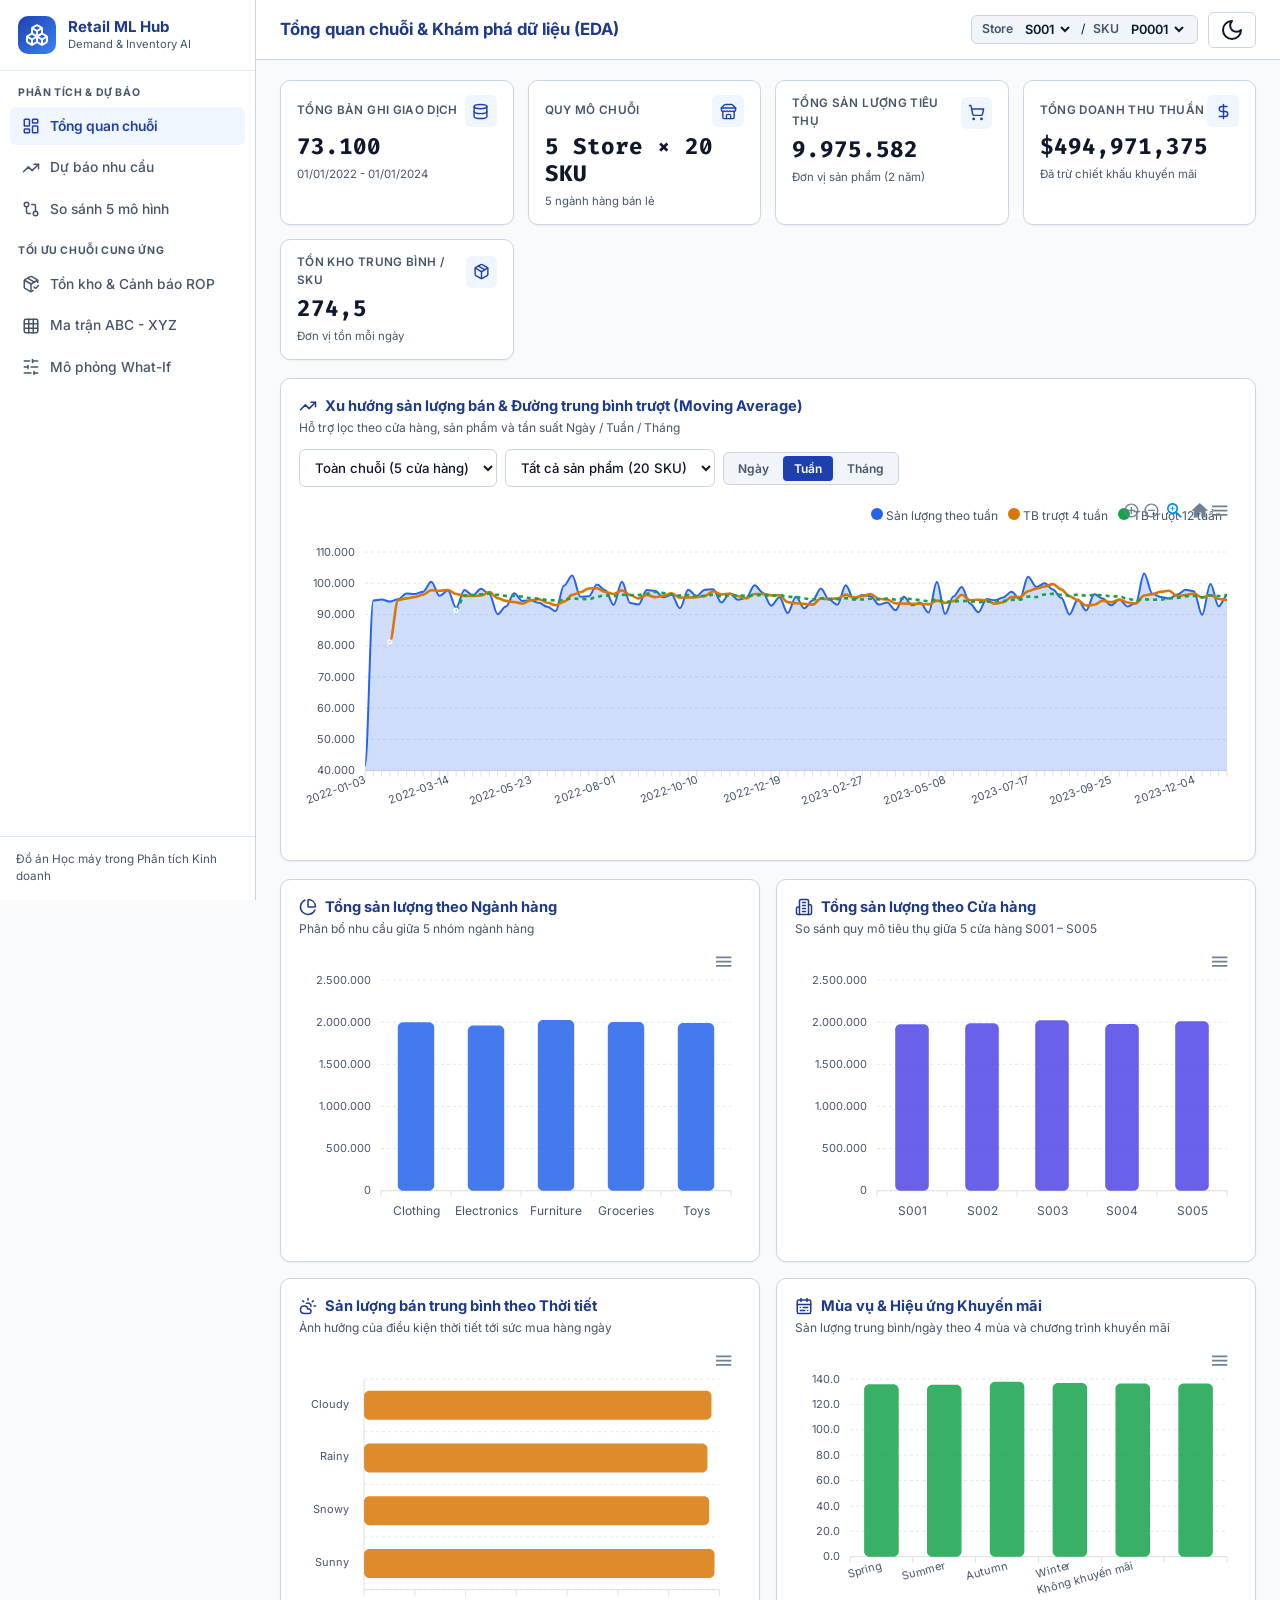
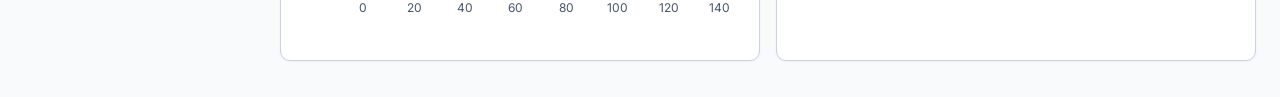
<file: index.html>
<!DOCTYPE html>
<html lang="vi" data-theme="light">
<head>
  <meta charset="UTF-8" />
  <meta name="viewport" content="width=device-width, initial-scale=1.0" />
  <title>Retail ML Hub — Dự Báo Nhu Cầu & Tối Ưu Tồn Kho</title>

  <!-- Fonts: Inter & Fira Code (Hỗ trợ tiếng Việt sắc nét, chuẩn UI hiện đại) -->
  <link rel="preconnect" href="https://fonts.googleapis.com" />
  <link rel="preconnect" href="https://fonts.gstatic.com" crossorigin />
  <link href="https://fonts.googleapis.com/css2?family=Inter:wght@400;500;600;700;800&family=Fira+Code:wght@400;500;600;700&display=swap" rel="stylesheet" />

  <!-- Styles (Relative paths tương thích cả GitHub Pages & FastAPI local) -->
  <link rel="icon" href="data:image/svg+xml,<svg xmlns='http://www.w3.org/2000/svg' viewBox='0 0 24 24' fill='%232563EB'><rect width='24' height='24' rx='6'/></svg>" />
  <link rel="stylesheet" href="./frontend/css/tokens.css" />
  <link rel="stylesheet" href="./frontend/css/app.css" />

  <!-- ApexCharts & Lucide SVG Icons (Local Vendor — Không bị chặn bởi Adblock / Offline) -->
  <script src="./frontend/vendor/apexcharts.min.js"></script>
  <script src="./frontend/vendor/lucide.min.js"></script>
</head>
<body>
  <div class="app-shell">
    <!-- SIDEBAR -->
    <aside class="sidebar" id="sidebar" aria-label="Điều hướng chính">
      <div class="brand">
        <div class="brand-logo" aria-hidden="true">
          <i data-lucide="boxes"></i>
        </div>
        <div>
          <div class="brand-title">Retail ML Hub</div>
          <div class="brand-sub">Demand & Inventory AI</div>
        </div>
      </div>

      <div class="nav-section-label">Phân tích & Dự báo</div>
      <ul class="nav-list">
        <li>
          <a href="#/overview" class="nav-link" data-page="overview">
            <i data-lucide="layout-dashboard" aria-hidden="true"></i>
            <span>Tổng quan chuỗi</span>
          </a>
        </li>
        <li>
          <a href="#/forecast" class="nav-link" data-page="forecast">
            <i data-lucide="trending-up" aria-hidden="true"></i>
            <span>Dự báo nhu cầu</span>
          </a>
        </li>
        <li>
          <a href="#/models" class="nav-link" data-page="models">
            <i data-lucide="git-compare" aria-hidden="true"></i>
            <span>So sánh 5 mô hình</span>
          </a>
        </li>
      </ul>

      <div class="nav-section-label">Tối ưu chuỗi cung ứng</div>
      <ul class="nav-list">
        <li>
          <a href="#/inventory" class="nav-link" data-page="inventory">
            <i data-lucide="package-check" aria-hidden="true"></i>
            <span>Tồn kho & Cảnh báo ROP</span>
          </a>
        </li>
        <li>
          <a href="#/abcxyz" class="nav-link" data-page="abcxyz">
            <i data-lucide="grid-3x3" aria-hidden="true"></i>
            <span>Ma trận ABC - XYZ</span>
          </a>
        </li>
        <li>
          <a href="#/whatif" class="nav-link" data-page="whatif">
            <i data-lucide="sliders-horizontal" aria-hidden="true"></i>
            <span>Mô phỏng What-If</span>
          </a>
        </li>
      </ul>

      <div class="sidebar-footer">
        <div>Đồ án Học máy trong Phân tích Kinh doanh</div>
      </div>
    </aside>

    <!-- MAIN CONTENT -->
    <div class="main-area">
      <header class="topbar">
        <div class="topbar-left">
          <button class="mobile-menu-btn" id="mobile-menu-btn" aria-label="Mở menu điều hướng">
            <i data-lucide="menu"></i>
          </button>
          <h1 class="page-heading" id="page-heading">Tổng quan chuỗi</h1>
        </div>

        <div class="topbar-right">
          <div class="global-context" title="Cửa hàng và mã SKU đang chọn (đồng bộ giữa các trang)">
            <label for="ctx-store">Store</label>
            <select id="ctx-store" aria-label="Chọn cửa hàng chung"></select>
            <span>/</span>
            <label for="ctx-product">SKU</label>
            <select id="ctx-product" aria-label="Chọn sản phẩm chung"></select>
          </div>

          <button class="icon-btn" id="theme-toggle-btn" aria-label="Chuyển chế độ Sáng / Tối">
            <i data-lucide="moon" id="theme-icon" aria-hidden="true"></i>
          </button>
        </div>
      </header>

      <main class="page-content" id="view" role="main" aria-live="polite">
        <div class="skeleton"></div>
      </main>
    </div>
  </div>

  <div class="toast-container" id="toast-container" aria-live="polite"></div>

  <script type="module" src="./frontend/js/router.js"></script>
</body>
</html>
</file>
<file: frontend/css/tokens.css>
/* ==========================================================================
   Design System Tokens: Retail ML Hub (Data-Dense Dashboard)
   Generated from design-system/retail-ml-hub/MASTER.md
   ========================================================================== */

:root {
  color-scheme: light;

  /* Core Palette - Light Mode */
  --color-primary: #1E40AF;
  --color-primary-hover: #1D4ED8;
  --color-on-primary: #FFFFFF;
  --color-secondary: #3B82F6;
  --color-accent: #D97706;
  --color-background: #F8FAFC;
  --color-surface: #FFFFFF;
  --color-surface-elevated: #F1F5F9;
  --color-foreground: #0F172A;
  --color-foreground-heading: #1E3A8A;
  --color-muted: #E9EEF6;
  --color-muted-foreground: #475569;
  --color-border: #DBEAFE;
  --color-border-strong: #CBD5E1;
  --color-ring: #1E40AF;

  /* Semantic Status Colors */
  --color-critical: #DC2626;
  --color-critical-bg: #FEF2F2;
  --color-critical-border: #FECACA;
  --color-warning: #D97706;
  --color-warning-bg: #FFFBEB;
  --color-warning-border: #FDE68A;
  --color-safe: #16A34A;
  --color-safe-bg: #F0FDF4;
  --color-safe-border: #BBF7D0;
  --color-info: #2563EB;
  --color-info-bg: #EFF6FF;
  --color-info-border: #BFDBFE;

  /* Chart Tokens */
  --chart-actual: #2563EB;
  --chart-forecast: #D97706;
  --chart-band: rgba(217, 119, 6, 0.16);
  --chart-grid: #E2E8F0;
  --chart-text: #475569;

  /* Typography */
  --font-sans: 'Inter', -apple-system, BlinkMacSystemFont, 'Segoe UI', Roboto, 'Helvetica Neue', Arial, sans-serif;
  --font-mono: 'Fira Code', ui-monospace, SFMono-Regular, Menlo, monospace;

  /* Layout & Spacing */
  --sidebar-width: 256px;
  --topbar-height: 60px;
  --radius-sm: 6px;
  --radius-md: 10px;
  --radius-lg: 14px;
  --shadow-sm: 0 1px 2px rgba(15, 23, 42, 0.05);
  --shadow-md: 0 4px 12px rgba(15, 23, 42, 0.07);
  --transition-fast: 150ms cubic-bezier(0.4, 0, 0.2, 1);
}

[data-theme="dark"] {
  color-scheme: dark;

  --color-primary: #3B82F6;
  --color-primary-hover: #60A5FA;
  --color-on-primary: #FFFFFF;
  --color-secondary: #60A5FA;
  --color-accent: #F59E0B;
  --color-background: #0B1120;
  --color-surface: #111827;
  --color-surface-elevated: #1E293B;
  --color-foreground: #F1F5F9;
  --color-foreground-heading: #E2E8F0;
  --color-muted: #1E293B;
  --color-muted-foreground: #94A3B8;
  --color-border: #1E293B;
  --color-border-strong: #334155;
  --color-ring: #60A5FA;

  --color-critical: #F87171;
  --color-critical-bg: rgba(220, 38, 38, 0.15);
  --color-critical-border: rgba(248, 113, 113, 0.35);
  --color-warning: #FBBF24;
  --color-warning-bg: rgba(217, 119, 6, 0.15);
  --color-warning-border: rgba(251, 191, 36, 0.35);
  --color-safe: #4ADE80;
  --color-safe-bg: rgba(22, 163, 74, 0.15);
  --color-safe-border: rgba(74, 222, 128, 0.35);
  --color-info: #60A5FA;
  --color-info-bg: rgba(37, 99, 235, 0.15);
  --color-info-border: rgba(96, 165, 250, 0.35);

  --chart-actual: #60A5FA;
  --chart-forecast: #F59E0B;
  --chart-band: rgba(245, 158, 11, 0.2);
  --chart-grid: #1E293B;
  --chart-text: #94A3B8;

  --shadow-sm: 0 1px 3px rgba(0, 0, 0, 0.35);
  --shadow-md: 0 6px 18px rgba(0, 0, 0, 0.45);
}

@media (prefers-reduced-motion: reduce) {
  *, *::before, *::after {
    animation-duration: 0.01ms !important;
    animation-iteration-count: 1 !important;
    transition-duration: 0.01ms !important;
    scroll-behavior: auto !important;
  }
}
</file>
<file: frontend/css/app.css>
/* ==========================================================================
   Application Styles: Retail ML Hub
   ========================================================================== */

*, *::before, *::after {
  box-sizing: border-box;
  margin: 0;
  padding: 0;
}

html, body {
  height: 100%;
  font-family: var(--font-sans);
  font-size: 15px;
  line-height: 1.5;
  background-color: var(--color-background);
  color: var(--color-foreground);
  -webkit-font-smoothing: antialiased;
}

/* Focus visibility for keyboard accessibility */
:focus-visible {
  outline: 2px solid var(--color-ring);
  outline-offset: 2px;
}

/* App Shell */
.app-shell {
  display: grid;
  grid-template-columns: var(--sidebar-width) 1fr;
  min-height: 100vh;
}

/* Sidebar */
.sidebar {
  background: var(--color-surface);
  border-right: 1px solid var(--color-border-strong);
  display: flex;
  flex-direction: column;
  position: sticky;
  top: 0;
  height: 100vh;
  z-index: 30;
}

.brand {
  display: flex;
  align-items: center;
  gap: 12px;
  padding: 16px 18px;
  border-bottom: 1px solid var(--color-border);
}

.brand-logo {
  width: 38px;
  height: 38px;
  border-radius: var(--radius-md);
  background: linear-gradient(135deg, var(--color-primary), var(--color-secondary));
  color: #fff;
  display: flex;
  align-items: center;
  justify-content: center;
  flex-shrink: 0;
}

.brand-title {
  font-weight: 700;
  font-size: 1rem;
  color: var(--color-foreground-heading);
  line-height: 1.2;
}

.brand-sub {
  font-size: 0.75rem;
  color: var(--color-muted-foreground);
}

.nav-section-label {
  font-size: 0.7rem;
  font-weight: 700;
  text-transform: uppercase;
  letter-spacing: 0.06em;
  color: var(--color-muted-foreground);
  padding: 14px 18px 6px;
}

.nav-list {
  list-style: none;
  padding: 0 10px;
  display: flex;
  flex-direction: column;
  gap: 3px;
}

.nav-link {
  display: flex;
  align-items: center;
  gap: 10px;
  padding: 9px 12px;
  border-radius: var(--radius-sm);
  color: var(--color-muted-foreground);
  text-decoration: none;
  font-weight: 500;
  font-size: 0.92rem;
  transition: background var(--transition-fast), color var(--transition-fast);
  cursor: pointer;
}

.nav-link:hover {
  background: var(--color-surface-elevated);
  color: var(--color-foreground);
}

.nav-link.active {
  background: var(--color-info-bg);
  color: var(--color-primary);
  font-weight: 600;
}

.nav-link svg {
  width: 18px;
  height: 18px;
  flex-shrink: 0;
}

.sidebar-footer {
  margin-top: auto;
  padding: 14px 16px;
  border-top: 1px solid var(--color-border);
  font-size: 0.78rem;
  color: var(--color-muted-foreground);
  display: flex;
  flex-direction: column;
  gap: 6px;
}

.status-pill {
  display: inline-flex;
  align-items: center;
  gap: 7px;
  font-weight: 600;
  color: var(--color-safe);
}

.status-dot {
  width: 8px;
  height: 8px;
  border-radius: 50%;
  background: var(--color-safe);
}

/* Main Area */
.main-area {
  display: flex;
  flex-direction: column;
  min-width: 0;
}

/* Topbar */
.topbar {
  height: var(--topbar-height);
  background: var(--color-surface);
  border-bottom: 1px solid var(--color-border-strong);
  padding: 0 24px;
  display: flex;
  align-items: center;
  justify-content: space-between;
  gap: 16px;
  position: sticky;
  top: 0;
  z-index: 20;
}

.topbar-left {
  display: flex;
  align-items: center;
  gap: 12px;
  min-width: 0;
}

.mobile-menu-btn {
  display: none;
  background: transparent;
  border: 1px solid var(--color-border-strong);
  border-radius: var(--radius-sm);
  padding: 6px;
  color: var(--color-foreground);
  cursor: pointer;
}

.page-heading {
  font-size: 1.12rem;
  font-weight: 700;
  color: var(--color-foreground-heading);
  white-space: nowrap;
  overflow: hidden;
  text-overflow: ellipsis;
}

.topbar-right {
  display: flex;
  align-items: center;
  gap: 10px;
}

.global-context {
  display: flex;
  align-items: center;
  gap: 8px;
  background: var(--color-surface-elevated);
  padding: 4px 10px;
  border-radius: var(--radius-sm);
  border: 1px solid var(--color-border-strong);
  font-size: 0.82rem;
}

.global-context label {
  color: var(--color-muted-foreground);
  font-weight: 600;
}

.global-context select {
  background: transparent;
  border: none;
  color: var(--color-foreground);
  font-family: var(--font-sans);
  font-weight: 600;
  font-size: 0.85rem;
  cursor: pointer;
  outline: none;
}

select option {
  background-color: var(--color-surface);
  color: var(--color-foreground);
  padding: 6px 10px;
}

[data-theme="dark"] select option {
  background-color: #111827;
  color: #F1F5F9;
}

.icon-btn {
  display: inline-flex;
  align-items: center;
  justify-content: center;
  gap: 6px;
  height: 36px;
  padding: 0 11px;
  border-radius: var(--radius-sm);
  border: 1px solid var(--color-border-strong);
  background: var(--color-surface);
  color: var(--color-foreground);
  font-size: 0.82rem;
  font-weight: 500;
  cursor: pointer;
  transition: background var(--transition-fast), border-color var(--transition-fast);
}

.icon-btn:hover {
  background: var(--color-surface-elevated);
}

/* Page Container */
.page-content {
  padding: 20px 24px 36px;
  display: flex;
  flex-direction: column;
  gap: 18px;
  max-width: 1600px;
  width: 100%;
  margin: 0 auto;
}

/* Grid Helpers */
.kpi-grid {
  display: grid;
  grid-template-columns: repeat(auto-fit, minmax(200px, 1fr));
  gap: 14px;
}

.grid-2 {
  display: grid;
  grid-template-columns: repeat(2, minmax(0, 1fr));
  gap: 16px;
}

.grid-3 {
  display: grid;
  grid-template-columns: repeat(3, minmax(0, 1fr));
  gap: 16px;
}

.grid-asymmetric {
  display: grid;
  grid-template-columns: 1.55fr 1fr;
  gap: 16px;
}

/* Card */
.card {
  background: var(--color-surface);
  border: 1px solid var(--color-border-strong);
  border-radius: var(--radius-md);
  padding: 16px 18px;
  box-shadow: var(--shadow-sm);
  display: flex;
  flex-direction: column;
  gap: 12px;
  min-width: 0;
}

.card-header {
  display: flex;
  align-items: flex-start;
  justify-content: space-between;
  gap: 12px;
  flex-wrap: wrap;
}

.card-title {
  font-size: 0.98rem;
  font-weight: 700;
  color: var(--color-foreground-heading);
  display: flex;
  align-items: center;
  gap: 8px;
}

.card-subtitle {
  font-size: 0.8rem;
  color: var(--color-muted-foreground);
  margin-top: 2px;
}

/* KPI Card */
.kpi-card {
  background: var(--color-surface);
  border: 1px solid var(--color-border-strong);
  border-radius: var(--radius-md);
  padding: 14px 16px;
  box-shadow: var(--shadow-sm);
  display: flex;
  flex-direction: column;
  gap: 6px;
  position: relative;
  transition: transform var(--transition-fast), box-shadow var(--transition-fast);
}

.kpi-card.clickable {
  cursor: pointer;
}

.kpi-card.clickable:hover {
  transform: translateY(-2px);
  box-shadow: var(--shadow-md);
}

.kpi-top {
  display: flex;
  align-items: center;
  justify-content: space-between;
  color: var(--color-muted-foreground);
  font-size: 0.78rem;
  font-weight: 600;
  text-transform: uppercase;
  letter-spacing: 0.03em;
}

.kpi-icon {
  width: 32px;
  height: 32px;
  border-radius: var(--radius-sm);
  display: flex;
  align-items: center;
  justify-content: center;
  background: var(--color-info-bg);
  color: var(--color-primary);
}

.kpi-value {
  font-family: var(--font-mono);
  font-size: 1.5rem;
  font-weight: 700;
  color: var(--color-foreground);
  line-height: 1.2;
}

.kpi-meta {
  font-size: 0.76rem;
  color: var(--color-muted-foreground);
}

/* Filter Bar */
.filter-bar {
  display: grid;
  grid-template-columns: repeat(auto-fit, minmax(170px, 1fr));
  gap: 12px;
  align-items: end;
}

.form-field {
  display: flex;
  flex-direction: column;
  gap: 5px;
}

.form-field label {
  font-size: 0.78rem;
  font-weight: 600;
  color: var(--color-muted-foreground);
}

.form-control {
  height: 38px;
  padding: 0 11px;
  border-radius: var(--radius-sm);
  border: 1px solid var(--color-border-strong);
  background: var(--color-surface);
  color: var(--color-foreground);
  font-family: var(--font-sans);
  font-size: 0.88rem;
  font-weight: 500;
  width: 100%;
}

.form-control:focus {
  border-color: var(--color-primary);
}

/* Segmented Pills */
.segmented {
  display: inline-flex;
  background: var(--color-surface-elevated);
  border: 1px solid var(--color-border-strong);
  border-radius: var(--radius-sm);
  padding: 3px;
  gap: 3px;
}

.seg-btn {
  border: none;
  background: transparent;
  color: var(--color-muted-foreground);
  font-family: var(--font-sans);
  font-size: 0.8rem;
  font-weight: 600;
  padding: 5px 11px;
  border-radius: 4px;
  cursor: pointer;
  transition: background var(--transition-fast), color var(--transition-fast);
}

.seg-btn.active {
  background: var(--color-primary);
  color: var(--color-on-primary);
}

/* Buttons */
.btn {
  display: inline-flex;
  align-items: center;
  justify-content: center;
  gap: 8px;
  height: 38px;
  padding: 0 16px;
  border-radius: var(--radius-sm);
  border: 1px solid transparent;
  font-family: var(--font-sans);
  font-size: 0.88rem;
  font-weight: 600;
  cursor: pointer;
  transition: background var(--transition-fast), opacity var(--transition-fast);
  white-space: nowrap;
}

.btn:disabled {
  opacity: 0.6;
  cursor: not-allowed;
}

.btn-primary {
  background: var(--color-primary);
  color: var(--color-on-primary);
}

.btn-primary:hover:not(:disabled) {
  background: var(--color-primary-hover);
}

.btn-outline {
  background: var(--color-surface);
  border-color: var(--color-border-strong);
  color: var(--color-foreground);
}

.btn-outline:hover:not(:disabled) {
  background: var(--color-surface-elevated);
}

/* Badges */
.badge {
  display: inline-flex;
  align-items: center;
  gap: 5px;
  padding: 3px 9px;
  border-radius: 999px;
  font-size: 0.75rem;
  font-weight: 700;
  border: 1px solid transparent;
  white-space: nowrap;
}

.badge-CRITICAL {
  background: var(--color-critical-bg);
  color: var(--color-critical);
  border-color: var(--color-critical-border);
}

.badge-WARNING {
  background: var(--color-warning-bg);
  color: var(--color-warning);
  border-color: var(--color-warning-border);
}

.badge-SAFE {
  background: var(--color-safe-bg);
  color: var(--color-safe);
  border-color: var(--color-safe-border);
}

.badge-INFO {
  background: var(--color-info-bg);
  color: var(--color-info);
  border-color: var(--color-info-border);
}

/* Data Tables */
.table-wrap {
  overflow-x: auto;
  border: 1px solid var(--color-border);
  border-radius: var(--radius-sm);
}

.data-table {
  width: 100%;
  border-collapse: collapse;
  font-size: 0.86rem;
}

.data-table th,
.data-table td {
  padding: 9px 12px;
  text-align: left;
  border-bottom: 1px solid var(--color-border);
}

.data-table th {
  background: var(--color-surface-elevated);
  color: var(--color-muted-foreground);
  font-weight: 700;
  font-size: 0.76rem;
  text-transform: uppercase;
  letter-spacing: 0.04em;
  white-space: nowrap;
  user-select: none;
}

.data-table th.sortable {
  cursor: pointer;
}

.data-table th.sortable:hover {
  color: var(--color-foreground);
}

.data-table tbody tr {
  transition: background var(--transition-fast);
}

.data-table tbody tr:hover {
  background: var(--color-surface-elevated);
}

.data-table tbody tr.row-selected {
  background: var(--color-info-bg);
}

.num {
  font-family: var(--font-mono);
  text-align: right !important;
  font-variant-numeric: tabular-nums;
}

/* Callout / Assumptions Box */
.callout {
  background: var(--color-info-bg);
  border: 1px solid var(--color-info-border);
  border-radius: var(--radius-sm);
  padding: 12px 14px;
  font-size: 0.83rem;
  display: flex;
  flex-direction: column;
  gap: 6px;
}

.callout-title {
  font-weight: 700;
  color: var(--color-primary);
  display: flex;
  align-items: center;
  gap: 6px;
}

.callout ul {
  padding-left: 18px;
  color: var(--color-foreground);
  display: flex;
  flex-direction: column;
  gap: 3px;
}

/* ABC-XYZ 3x3 Matrix */
.matrix-grid {
  display: grid;
  grid-template-columns: 70px repeat(3, 1fr);
  gap: 8px;
  align-items: stretch;
}

.matrix-header {
  display: flex;
  flex-direction: column;
  align-items: center;
  justify-content: center;
  padding: 8px;
  font-weight: 700;
  font-size: 0.82rem;
  color: var(--color-muted-foreground);
  background: var(--color-surface-elevated);
  border-radius: var(--radius-sm);
  text-align: center;
}

.matrix-cell {
  border: 2px solid var(--color-border-strong);
  border-radius: var(--radius-md);
  padding: 14px 12px;
  display: flex;
  flex-direction: column;
  align-items: center;
  justify-content: center;
  gap: 4px;
  cursor: pointer;
  transition: transform var(--transition-fast), border-color var(--transition-fast);
}

.matrix-cell:hover {
  transform: translateY(-2px);
  border-color: var(--color-primary);
}

.matrix-cell.active {
  border-color: var(--color-primary);
  box-shadow: 0 0 0 2px var(--color-ring);
}

.matrix-cell .cell-code {
  font-family: var(--font-mono);
  font-weight: 700;
  font-size: 0.82rem;
}

.matrix-cell .cell-count {
  font-family: var(--font-mono);
  font-size: 1.55rem;
  font-weight: 800;
}

.matrix-cell .cell-sub {
  font-size: 0.73rem;
  color: var(--color-muted-foreground);
}

/* Skeleton & States */
.skeleton {
  background: linear-gradient(90deg, var(--color-surface-elevated) 25%, var(--color-border) 50%, var(--color-surface-elevated) 75%);
  background-size: 200% 100%;
  animation: pulse 1.4s ease-in-out infinite;
  border-radius: var(--radius-sm);
  min-height: 120px;
}

@keyframes pulse {
  0% { background-position: 200% 0; }
  100% { background-position: -200% 0; }
}

.error-banner {
  background: var(--color-critical-bg);
  border: 1px solid var(--color-critical-border);
  color: var(--color-critical);
  padding: 12px 16px;
  border-radius: var(--radius-sm);
  display: flex;
  align-items: center;
  justify-content: space-between;
  gap: 12px;
  font-weight: 500;
}

/* Range Slider */
.range-wrap {
  display: flex;
  flex-direction: column;
  gap: 6px;
}

.range-wrap input[type="range"] {
  width: 100%;
  accent-color: var(--color-primary);
  cursor: pointer;
}

/* Toast Notification */
.toast-container {
  position: fixed;
  bottom: 20px;
  right: 20px;
  z-index: 60;
  display: flex;
  flex-direction: column;
  gap: 8px;
}

.toast {
  background: var(--color-foreground);
  color: var(--color-surface);
  padding: 10px 14px;
  border-radius: var(--radius-sm);
  font-size: 0.84rem;
  font-weight: 500;
  box-shadow: var(--shadow-md);
}

/* Responsive Breakpoints (1440 / 1024 / 768 / 375) */
@media (max-width: 1100px) {
  .grid-2, .grid-3, .grid-asymmetric {
    grid-template-columns: 1fr;
  }
}

@media (max-width: 860px) {
  .app-shell {
    grid-template-columns: 1fr;
  }
  .sidebar {
    position: fixed;
    left: 0;
    top: 0;
    bottom: 0;
    width: var(--sidebar-width);
    transform: translateX(-100%);
    transition: transform var(--transition-fast);
    box-shadow: var(--shadow-md);
  }
  .sidebar.open {
    transform: translateX(0);
  }
  .mobile-menu-btn {
    display: inline-flex;
  }
  .topbar {
    padding: 0 14px;
  }
  .page-content {
    padding: 14px;
  }
}

@media (max-width: 520px) {
  .global-context {
    display: none;
  }
  .kpi-grid {
    grid-template-columns: repeat(2, 1fr);
  }
}
</file>
